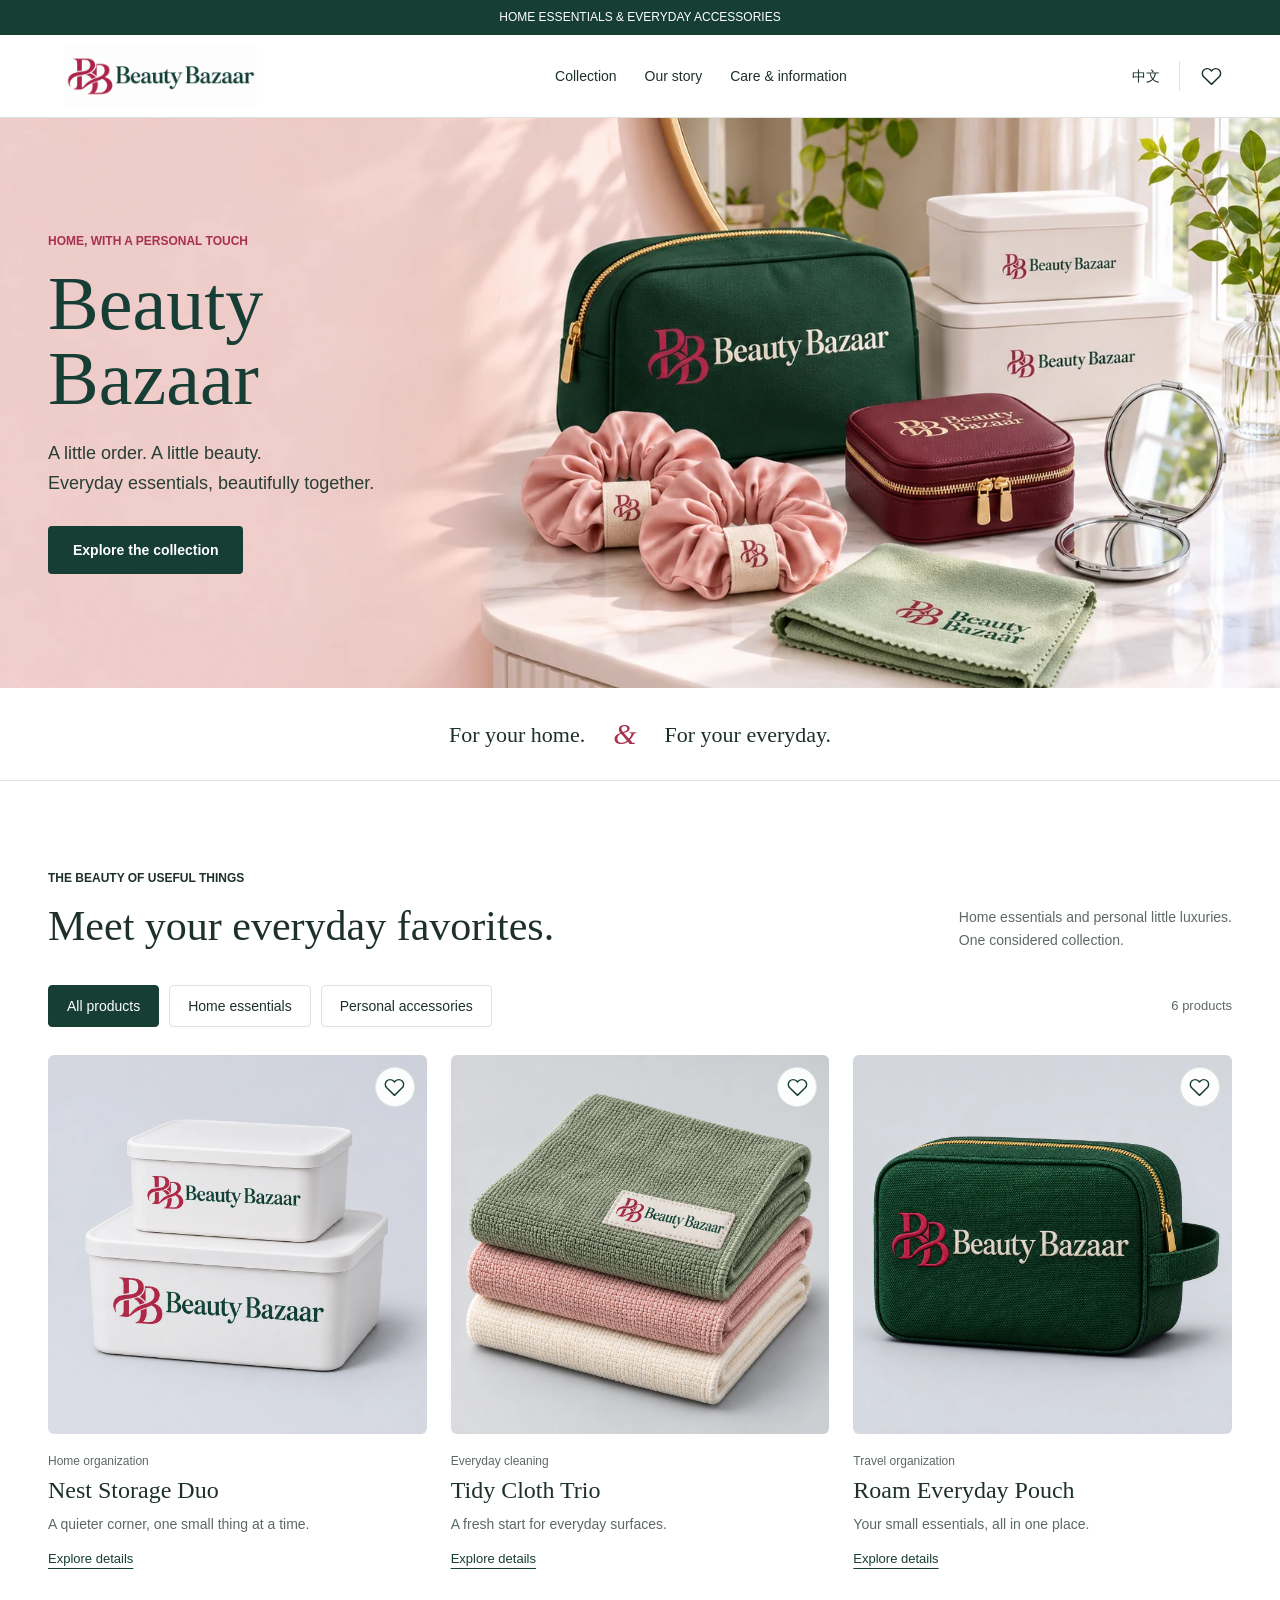
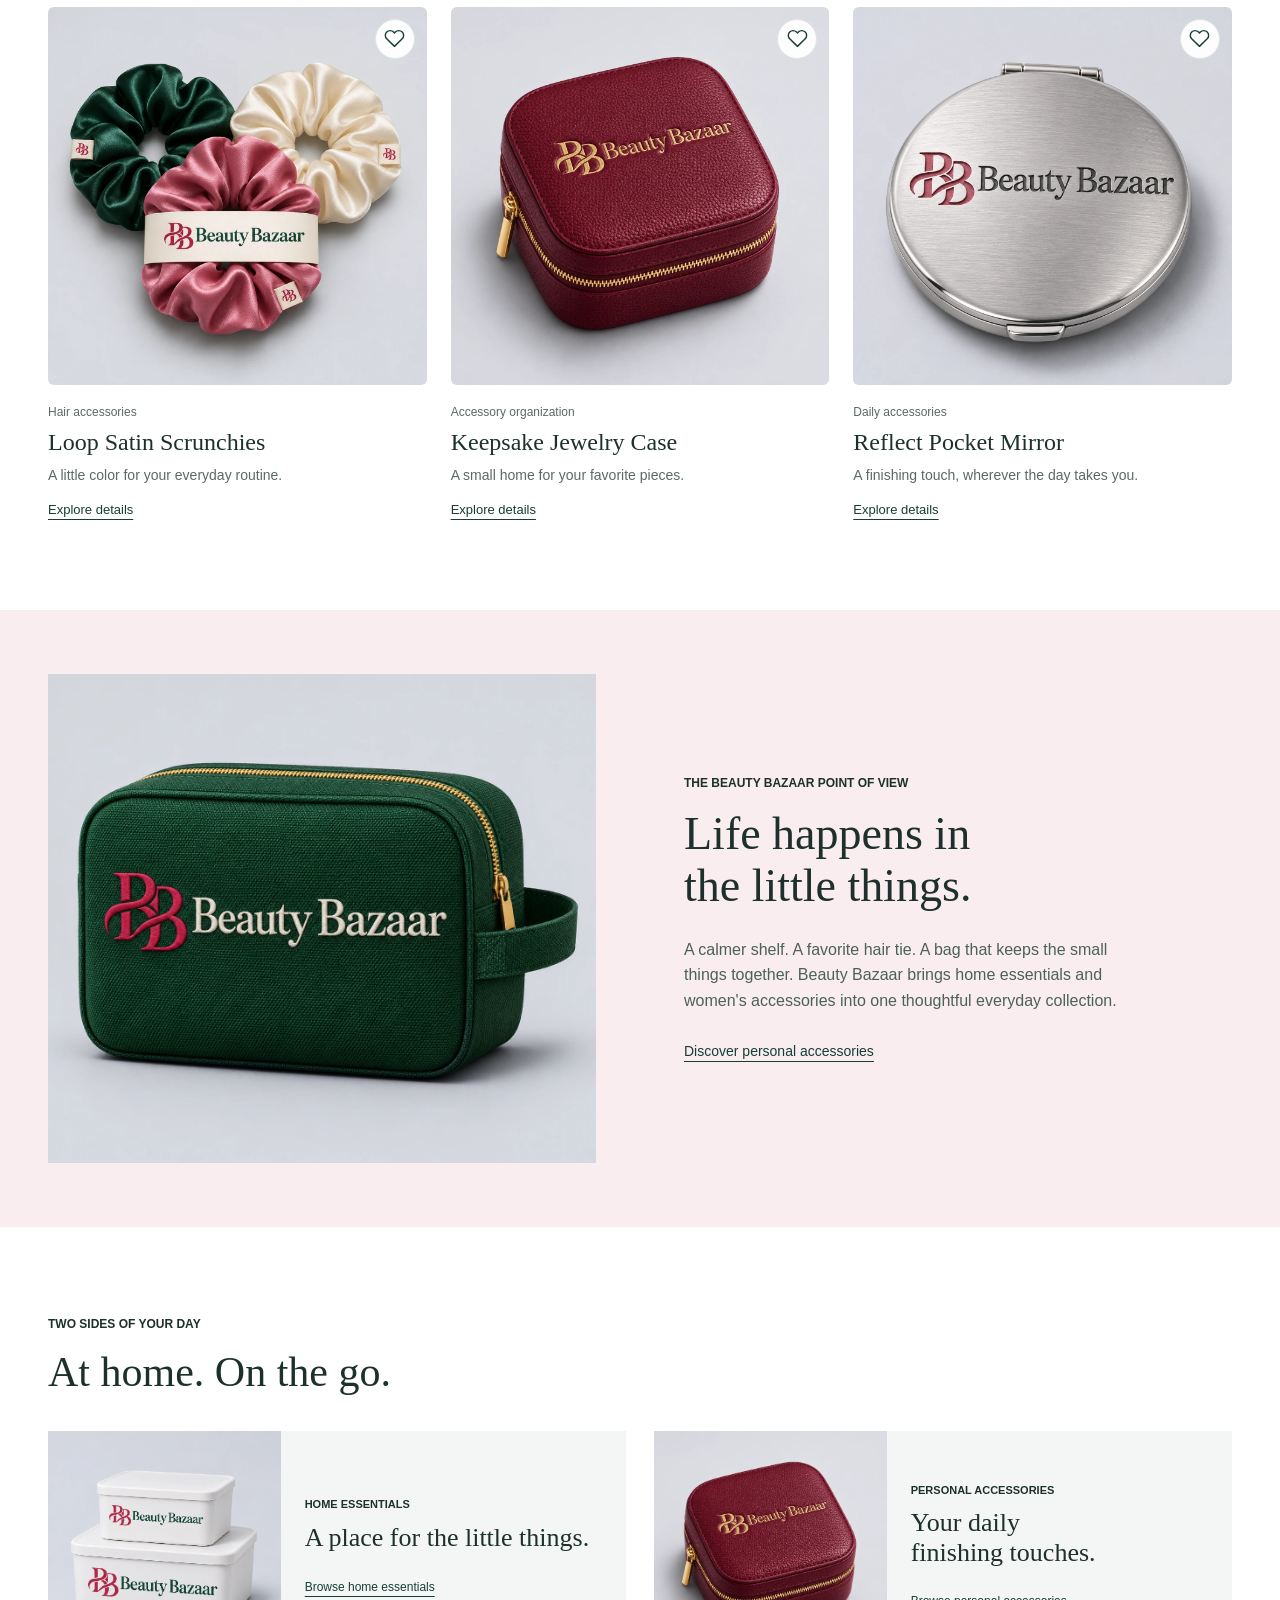
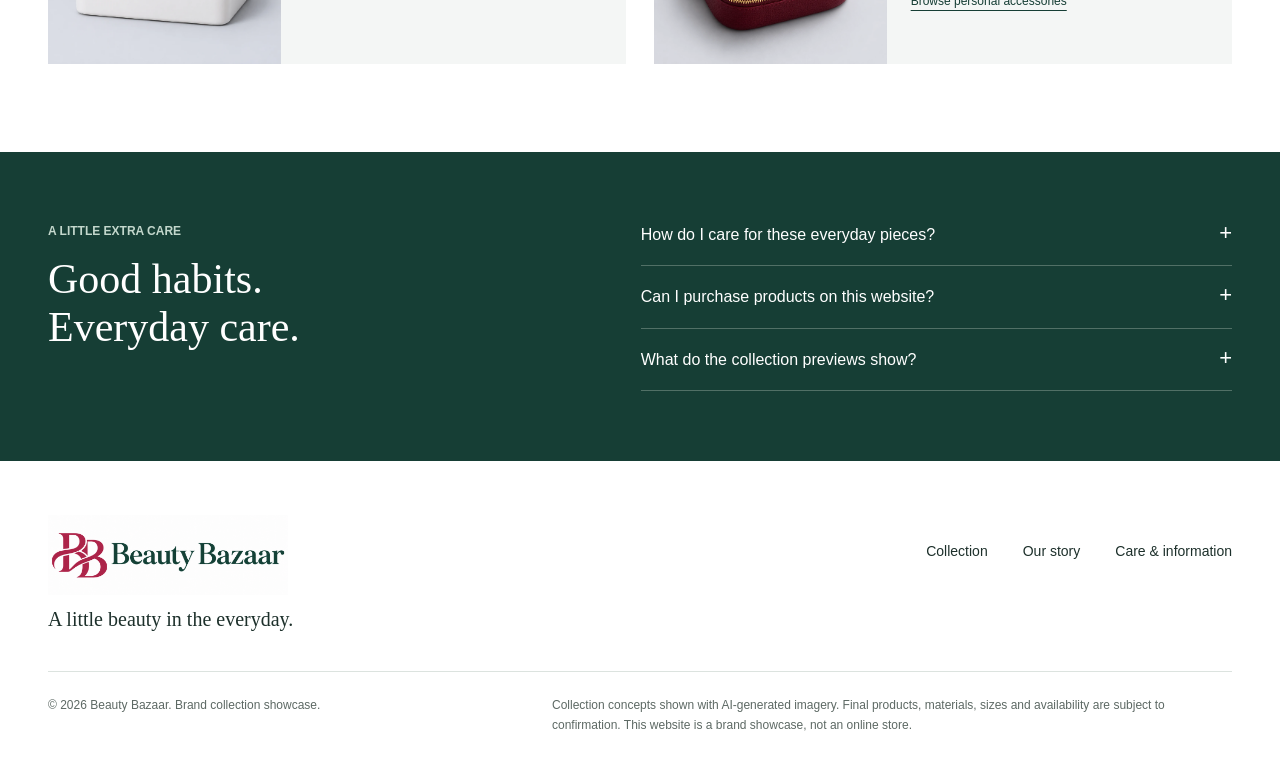
<file: index.html>
<!doctype html>
<html lang="en">
<head>
  <meta charset="utf-8">
  <meta name="viewport" content="width=device-width, initial-scale=1">
  <meta name="theme-color" content="#163e35">
  <meta name="description" content="Discover Beauty Bazaar: a collection of home essentials and women's everyday accessories. Explore storage, cleaning, travel and personal accessories.">
  <title>Beauty Bazaar | Home &amp; Everyday Accessories</title>
  <link rel="icon" href="assets/logo.png">
  <link rel="stylesheet" href="style.css">
  <script src="product-data.js" defer></script>
  <script src="site.js" defer></script>
</head>
<body>
  <a class="skip" href="#main">Skip to content</a>
  <div id="site-header"></div>
  <main id="main">
    <section class="hero" aria-labelledby="hero-title">
      <img class="hero-photo" src="assets/hero.webp" alt="Beauty Bazaar home and women's accessories arranged on a sunlit vanity" width="1672" height="941" fetchpriority="high">
      <div class="hero-content wrap">
        <p class="eyebrow" data-i18n="heroEyebrow">HOME, WITH A PERSONAL TOUCH</p>
        <h1 id="hero-title">Beauty<br>Bazaar</h1>
        <p class="hero-copy" data-i18n="heroCopy">A little order. A little beauty.<br>Everyday essentials, beautifully together.</p>
        <a class="button primary" href="#collection" data-i18n="explore">Explore the collection</a>
      </div>
    </section>
    <div class="brand-line"><span data-i18n="lineOne">For your home.</span><span class="line-flower" aria-hidden="true">&amp;</span><span data-i18n="lineTwo">For your everyday.</span></div>
    <section class="collection wrap section" id="collection" aria-labelledby="collection-title">
      <div class="section-heading"><div><p class="eyebrow" data-i18n="collectionEyebrow">THE BEAUTY OF USEFUL THINGS</p><h2 id="collection-title" data-i18n="collectionTitle">Meet your everyday favorites.</h2></div><p data-i18n="collectionCopy">Home essentials and personal little luxuries.<br>One considered collection.</p></div>
      <div class="collection-toolbar"><div id="filters" class="filters" aria-label="Product categories"></div><span id="results-count" aria-live="polite"></span></div>
      <div id="product-grid" class="product-grid"></div>
    </section>
    <section id="story" class="story-band">
      <div class="wrap story-layout"><div class="story-image"><img src="assets/toiletry-bag.webp" width="1254" height="1254" alt="Beauty Bazaar signature green zip pouch" loading="lazy"></div><div class="story-copy"><p class="eyebrow" data-i18n="storyEyebrow">THE BEAUTY BAZAAR POINT OF VIEW</p><h2 data-i18n="storyTitle">Life happens in<br>the little things.</h2><p data-i18n="storyCopy">A calmer shelf. A favorite hair tie. A bag that keeps the small things together. Beauty Bazaar brings home essentials and women's accessories into one thoughtful everyday collection.</p><a class="text-link" href="#collection" data-filter-link="women" data-i18n="discoverWomen">Discover personal accessories</a></div></div>
    </section>
    <section class="wrap section moments" aria-labelledby="moments-title"><div class="section-heading"><div><p class="eyebrow" data-i18n="momentsEyebrow">TWO SIDES OF YOUR DAY</p><h2 id="moments-title" data-i18n="momentsTitle">At home. On the go.</h2></div></div><div class="moment-grid"><a class="moment" href="#collection" data-filter-link="home"><img src="assets/storage-boxes.webp" width="1254" height="1254" alt="White branded home storage boxes" loading="lazy"><div><p class="eyebrow" data-i18n="home">HOME ESSENTIALS</p><h3 data-i18n="momentHomeTitle">A place for the little things.</h3><span class="text-link" data-i18n="browseHome">Browse home essentials</span></div></a><a class="moment" href="#collection" data-filter-link="women"><img src="assets/jewelry-case.webp" width="1254" height="1254" alt="Beauty Bazaar rose jewelry case" loading="lazy"><div><p class="eyebrow" data-i18n="women">PERSONAL ACCESSORIES</p><h3 data-i18n="momentWomenTitle">Your daily finishing touches.</h3><span class="text-link" data-i18n="browseWomen">Browse personal accessories</span></div></a></div></section>
    <section class="care-band" id="care"><div class="wrap care-layout"><div><p class="eyebrow" data-i18n="careEyebrow">A LITTLE EXTRA CARE</p><h2 data-i18n="careTitle">Good habits.<br>Everyday care.</h2></div><div class="care-questions" id="care-questions"></div></div></section>
  </main>
  <div id="site-footer"></div>
  <dialog id="saved-dialog" aria-labelledby="saved-title"></dialog>
  <div id="toast" class="toast" role="status"></div>
  <noscript><p class="wrap">Please enable JavaScript to explore the product collection and change languages.</p></noscript>
</body>
</html>
</file>
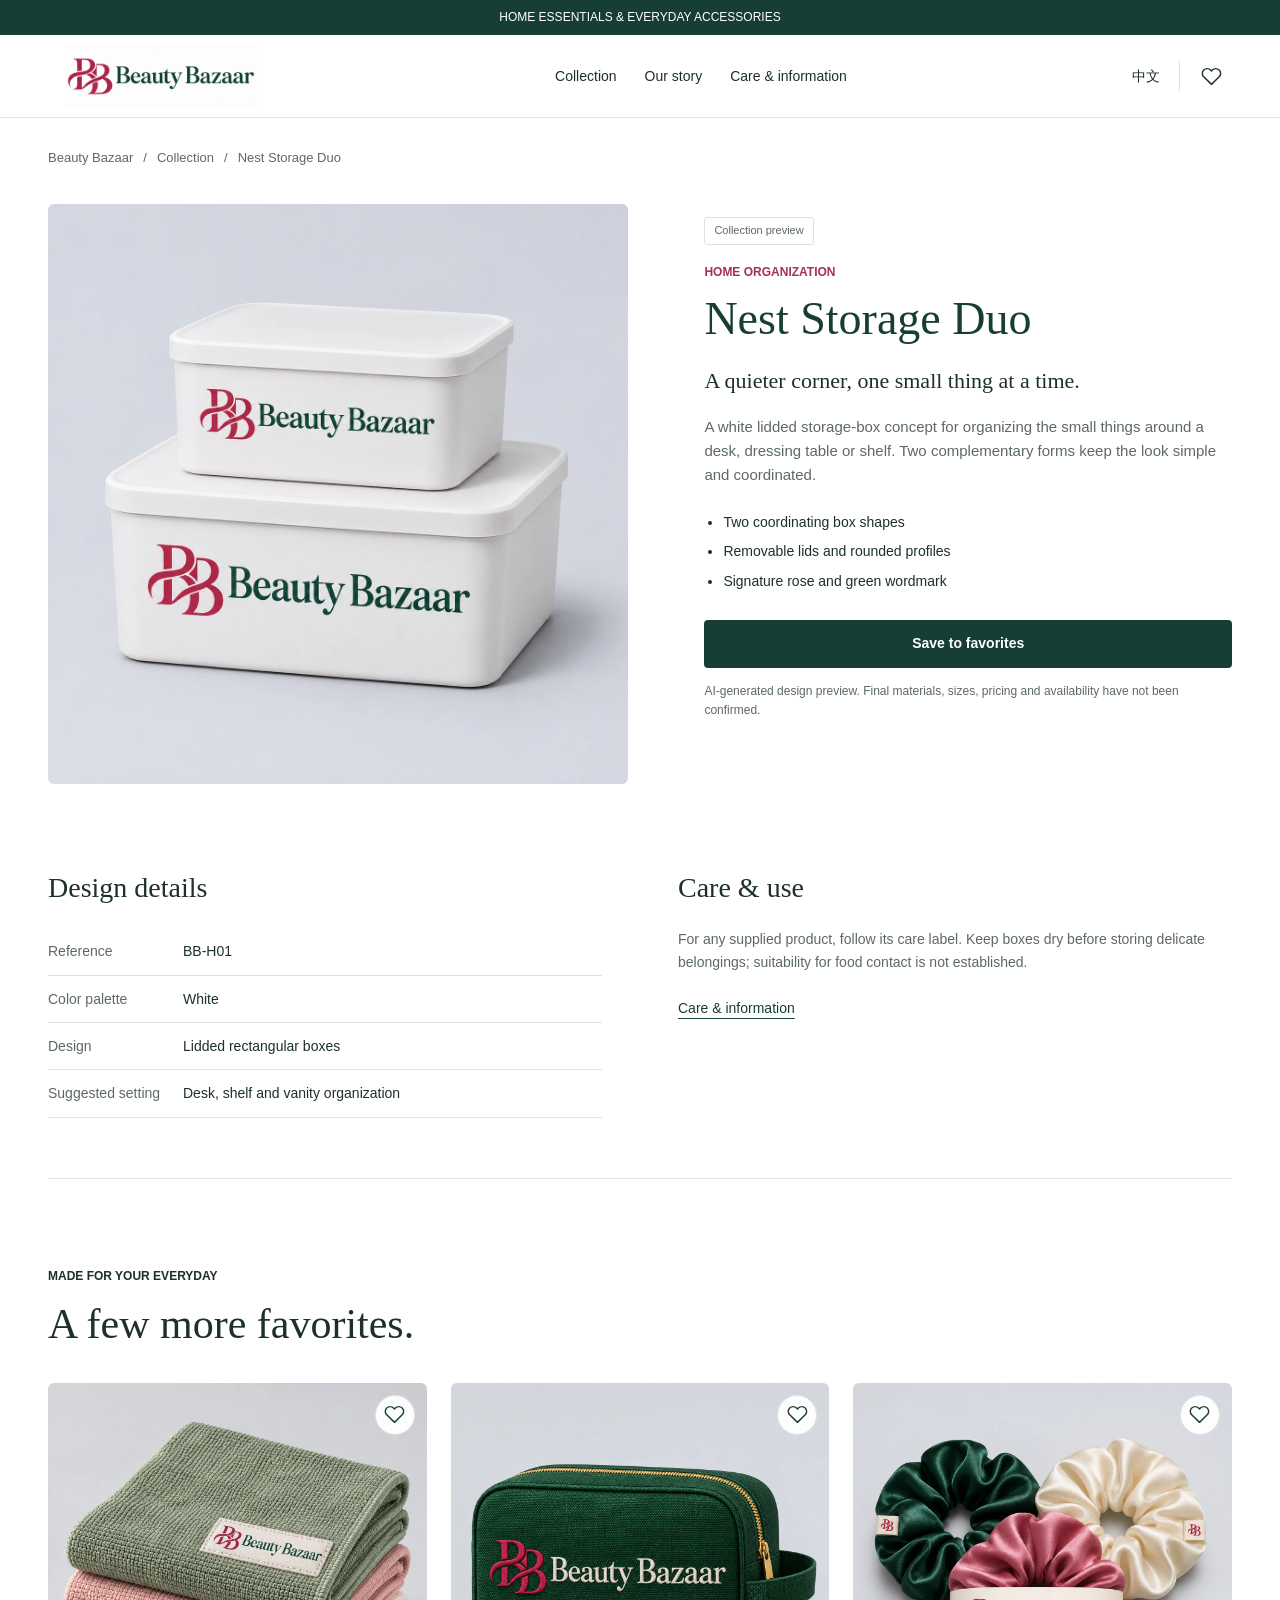
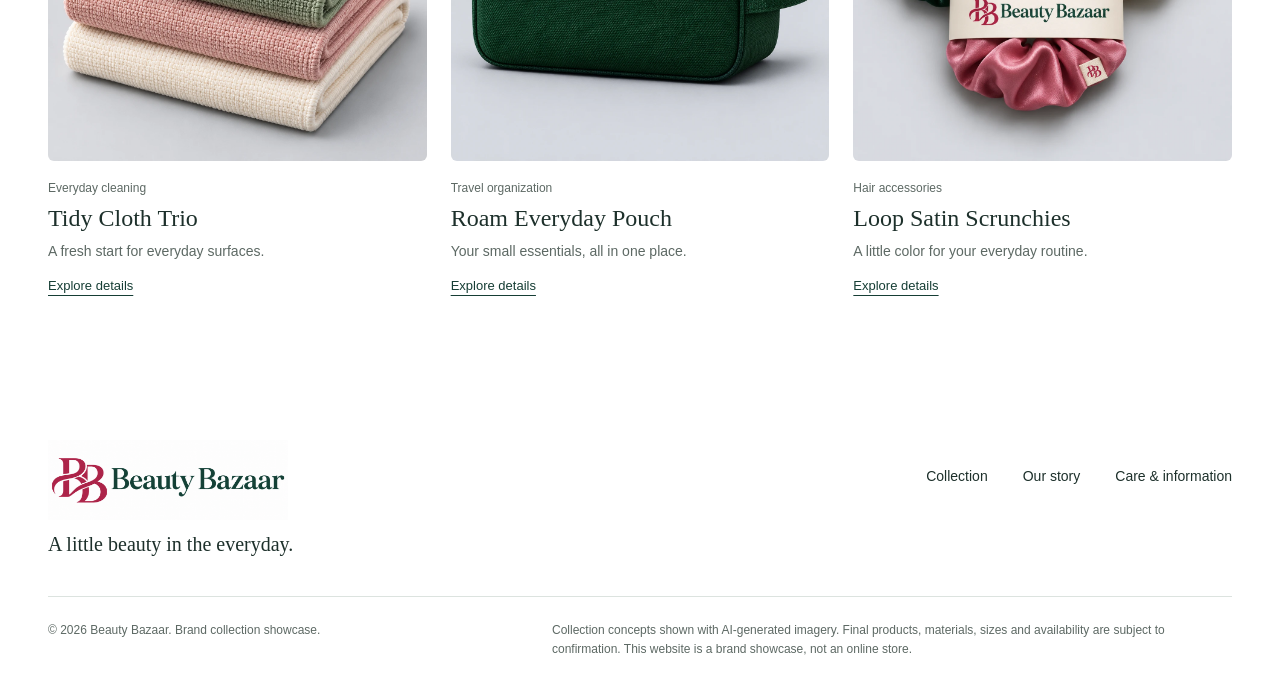
<file: product1.html>
<!doctype html>
<html lang="en">
<head>
  <meta charset="utf-8">
  <meta name="viewport" content="width=device-width, initial-scale=1">
  <meta name="theme-color" content="#163e35">
  <meta name="description" content="Explore the Nest Storage Duo collection concept from Beauty Bazaar. Design details, care information and related everyday accessories.">
  <title>Nest Storage Duo | Beauty Bazaar</title>
  <link rel="icon" href="assets/logo.png">
  <link rel="stylesheet" href="style.css">
  <script src="product-data.js" defer></script>
  <script src="site.js" defer></script>
</head>
<body data-product="nest">
  <a class="skip" href="#main">Skip to content</a>
  <div id="site-header"></div>
  <main id="main"><div class="wrap section"><h1>Nest Storage Duo</h1><p>Beauty Bazaar collection preview.</p></div></main>
  <div id="site-footer"></div>
  <dialog id="saved-dialog" aria-labelledby="saved-title"></dialog>
  <div id="toast" class="toast" role="status"></div>
  <noscript><p class="wrap">Please enable JavaScript for full product information. <a href="index.html">Back to Beauty Bazaar</a></p></noscript>
</body>
</html>
</file>
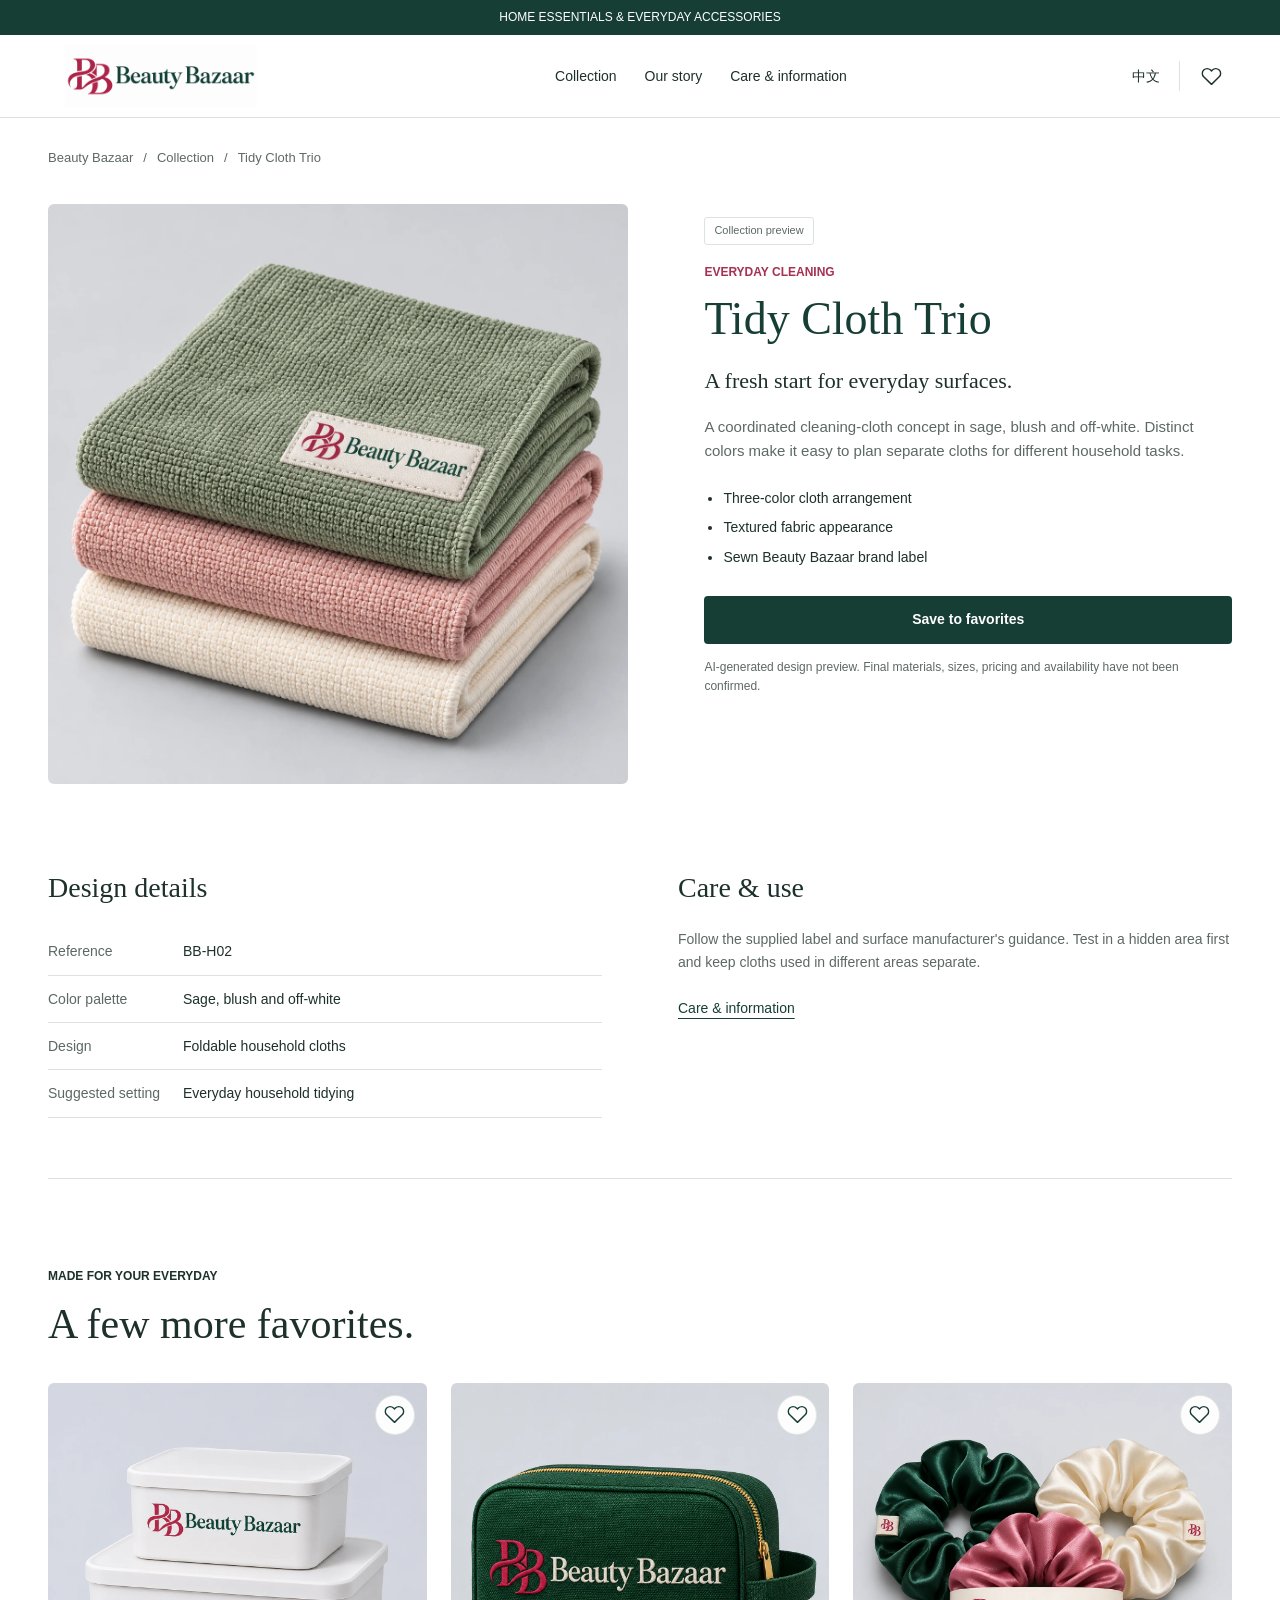
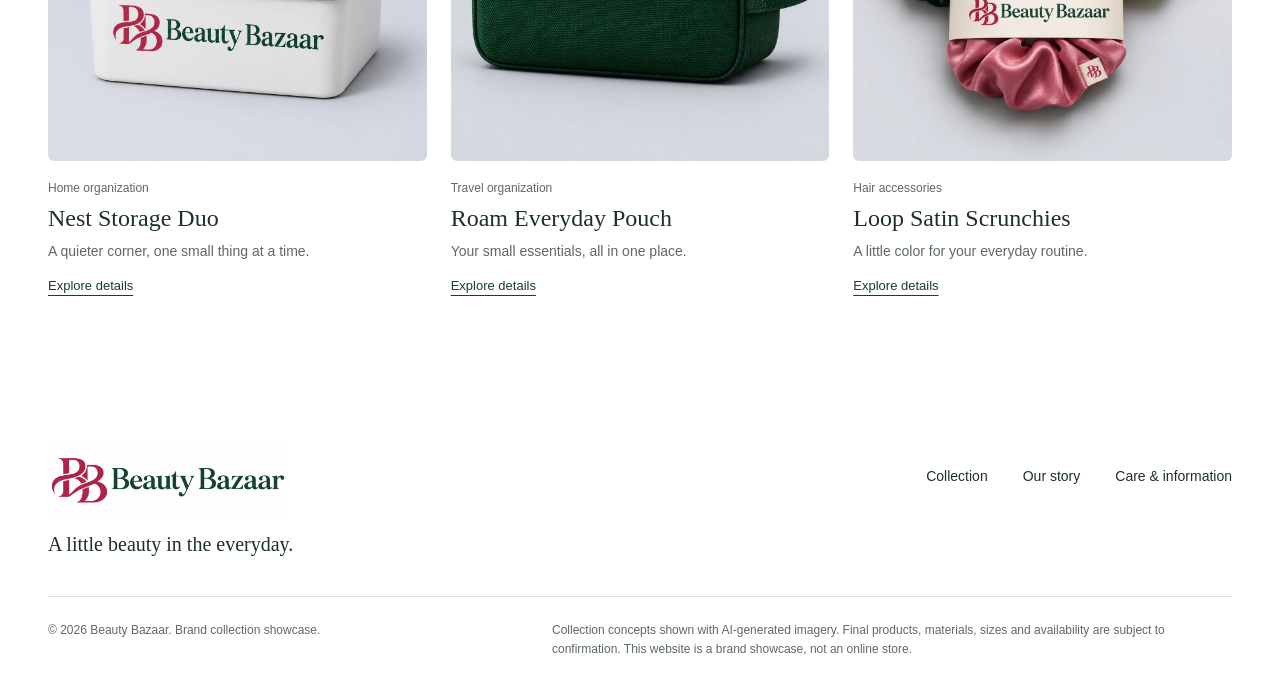
<file: product2.html>
<!doctype html>
<html lang="en">
<head>
  <meta charset="utf-8">
  <meta name="viewport" content="width=device-width, initial-scale=1">
  <meta name="theme-color" content="#163e35">
  <meta name="description" content="Explore the Tidy Cloth Trio collection concept from Beauty Bazaar. Design details, care information and related everyday accessories.">
  <title>Tidy Cloth Trio | Beauty Bazaar</title>
  <link rel="icon" href="assets/logo.png">
  <link rel="stylesheet" href="style.css">
  <script src="product-data.js" defer></script>
  <script src="site.js" defer></script>
</head>
<body data-product="tidy">
  <a class="skip" href="#main">Skip to content</a>
  <div id="site-header"></div>
  <main id="main"><div class="wrap section"><h1>Tidy Cloth Trio</h1><p>Beauty Bazaar collection preview.</p></div></main>
  <div id="site-footer"></div>
  <dialog id="saved-dialog" aria-labelledby="saved-title"></dialog>
  <div id="toast" class="toast" role="status"></div>
  <noscript><p class="wrap">Please enable JavaScript for full product information. <a href="index.html">Back to Beauty Bazaar</a></p></noscript>
</body>
</html>
</file>
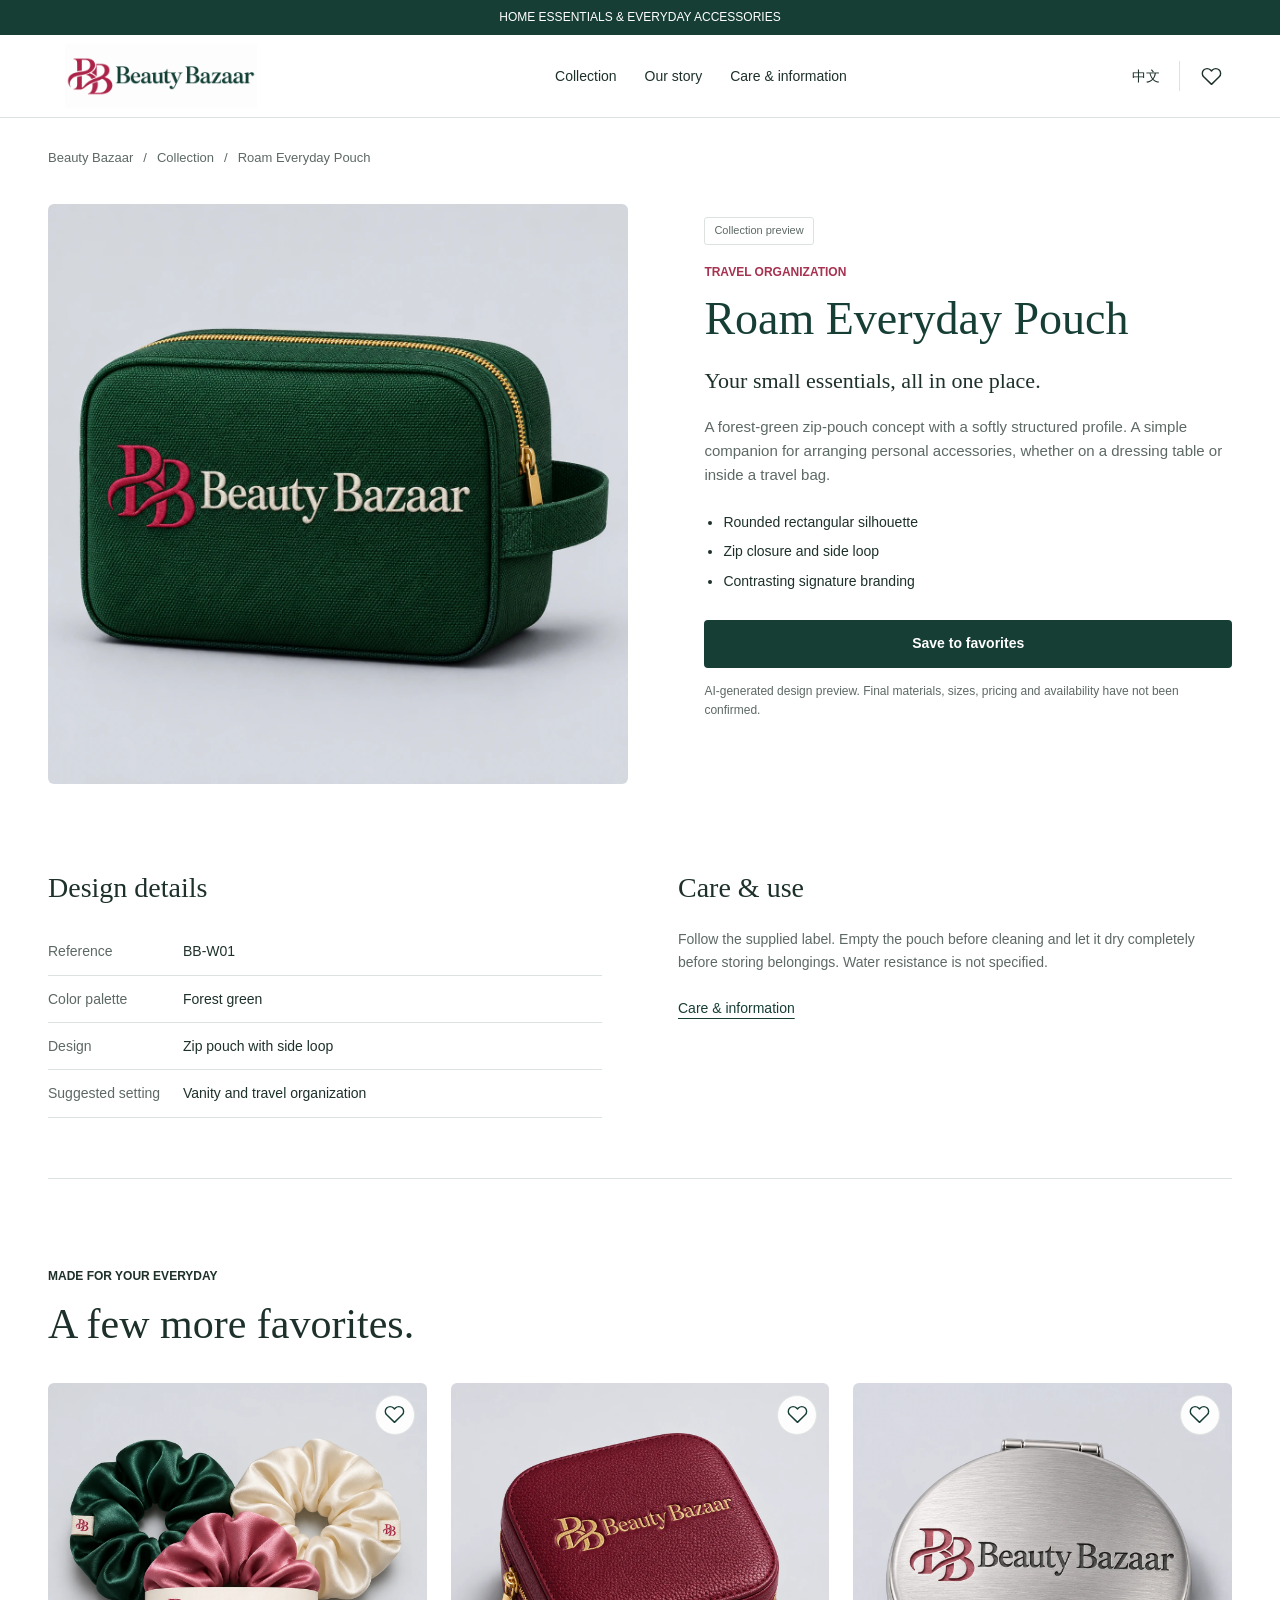
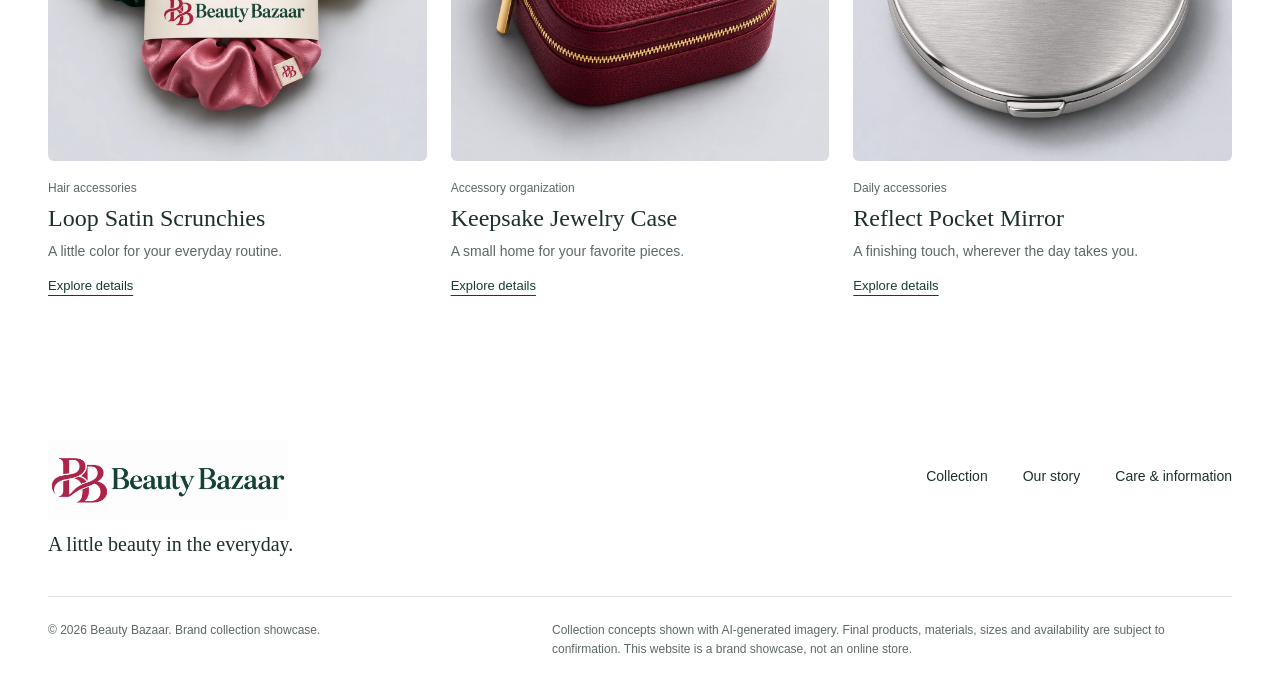
<file: product3.html>
<!doctype html>
<html lang="en">
<head>
  <meta charset="utf-8">
  <meta name="viewport" content="width=device-width, initial-scale=1">
  <meta name="theme-color" content="#163e35">
  <meta name="description" content="Explore the Roam Everyday Pouch collection concept from Beauty Bazaar. Design details, care information and related everyday accessories.">
  <title>Roam Everyday Pouch | Beauty Bazaar</title>
  <link rel="icon" href="assets/logo.png">
  <link rel="stylesheet" href="style.css">
  <script src="product-data.js" defer></script>
  <script src="site.js" defer></script>
</head>
<body data-product="roam">
  <a class="skip" href="#main">Skip to content</a>
  <div id="site-header"></div>
  <main id="main"><div class="wrap section"><h1>Roam Everyday Pouch</h1><p>Beauty Bazaar collection preview.</p></div></main>
  <div id="site-footer"></div>
  <dialog id="saved-dialog" aria-labelledby="saved-title"></dialog>
  <div id="toast" class="toast" role="status"></div>
  <noscript><p class="wrap">Please enable JavaScript for full product information. <a href="index.html">Back to Beauty Bazaar</a></p></noscript>
</body>
</html>
</file>
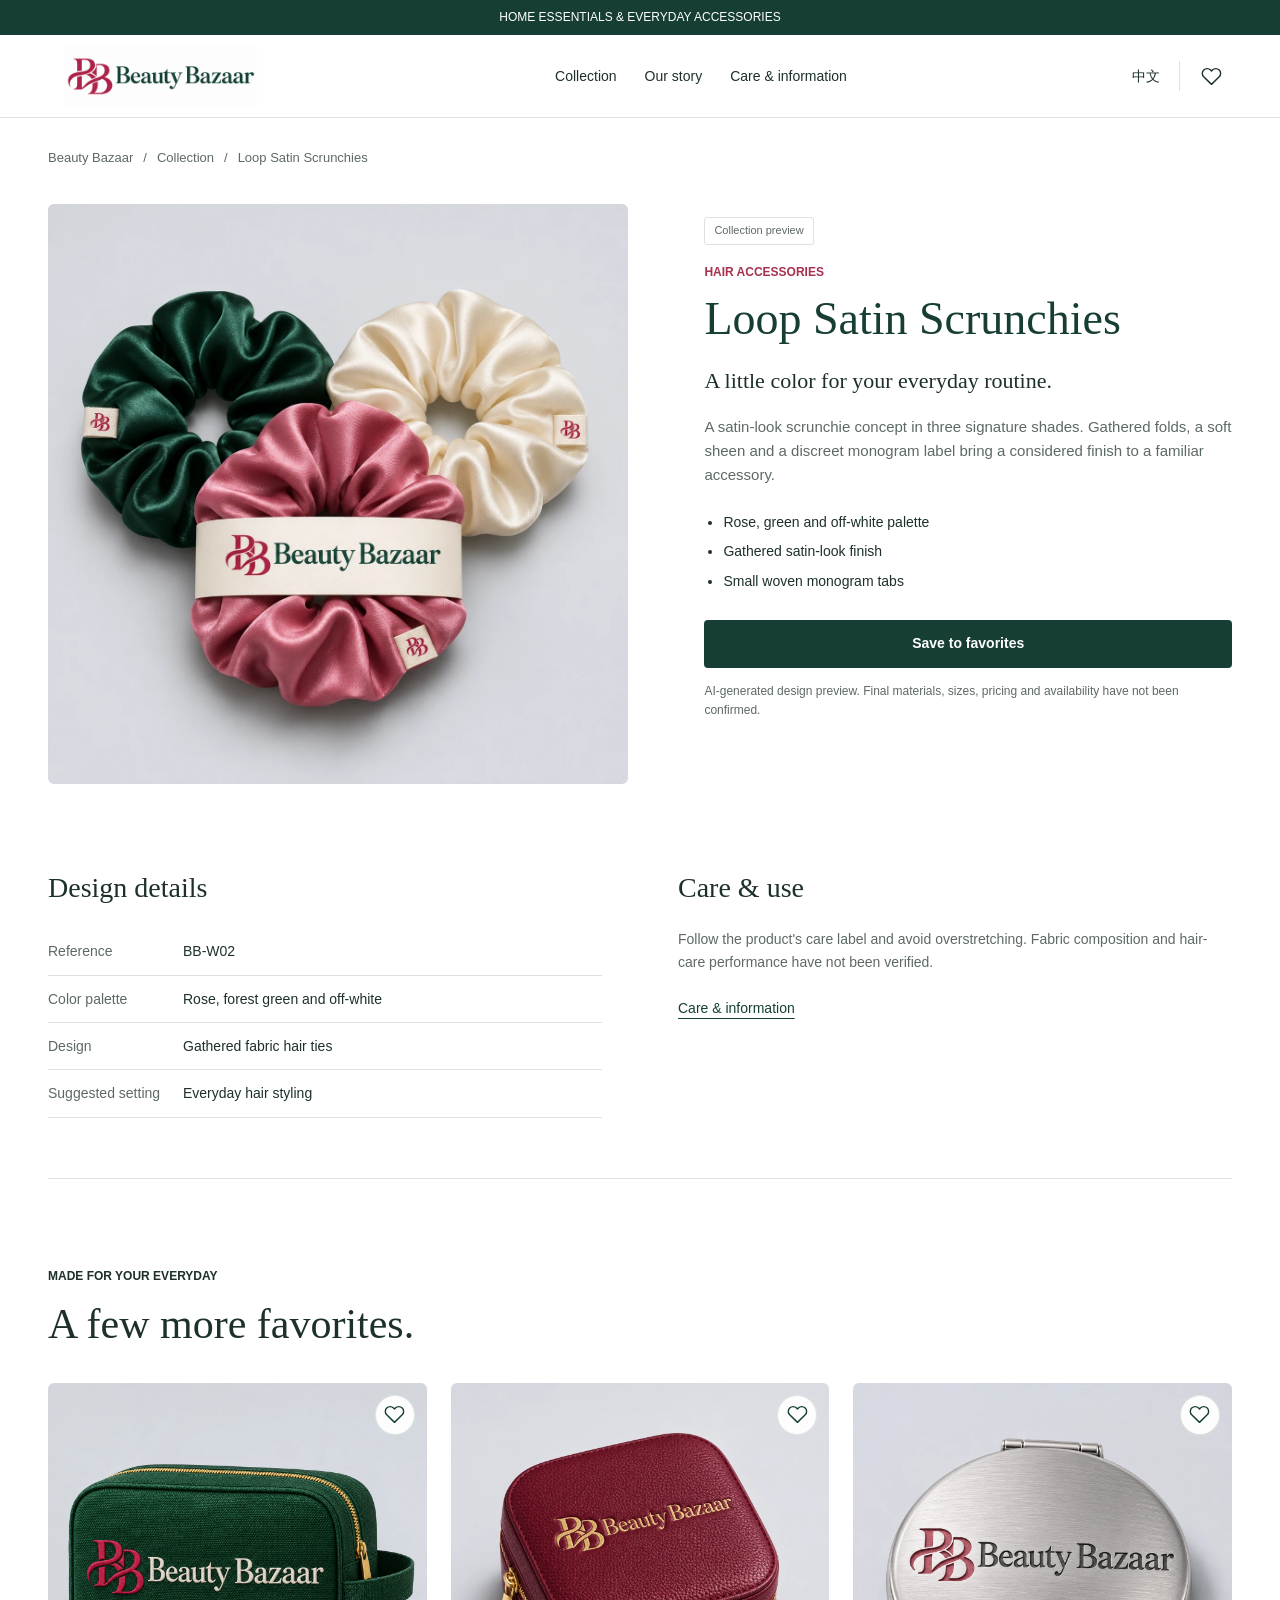
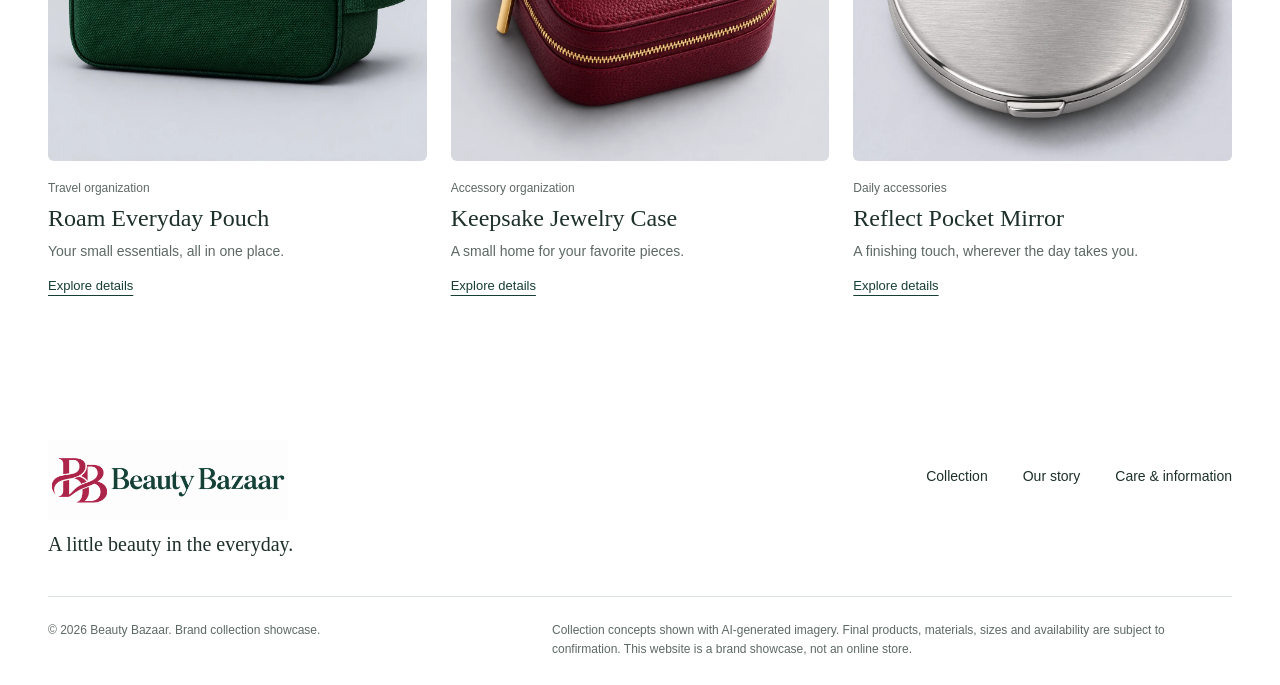
<file: product4.html>
<!doctype html>
<html lang="en">
<head>
  <meta charset="utf-8">
  <meta name="viewport" content="width=device-width, initial-scale=1">
  <meta name="theme-color" content="#163e35">
  <meta name="description" content="Explore the Loop Satin Scrunchies collection concept from Beauty Bazaar. Design details, care information and related everyday accessories.">
  <title>Loop Satin Scrunchies | Beauty Bazaar</title>
  <link rel="icon" href="assets/logo.png">
  <link rel="stylesheet" href="style.css">
  <script src="product-data.js" defer></script>
  <script src="site.js" defer></script>
</head>
<body data-product="loop">
  <a class="skip" href="#main">Skip to content</a>
  <div id="site-header"></div>
  <main id="main"><div class="wrap section"><h1>Loop Satin Scrunchies</h1><p>Beauty Bazaar collection preview.</p></div></main>
  <div id="site-footer"></div>
  <dialog id="saved-dialog" aria-labelledby="saved-title"></dialog>
  <div id="toast" class="toast" role="status"></div>
  <noscript><p class="wrap">Please enable JavaScript for full product information. <a href="index.html">Back to Beauty Bazaar</a></p></noscript>
</body>
</html>
</file>
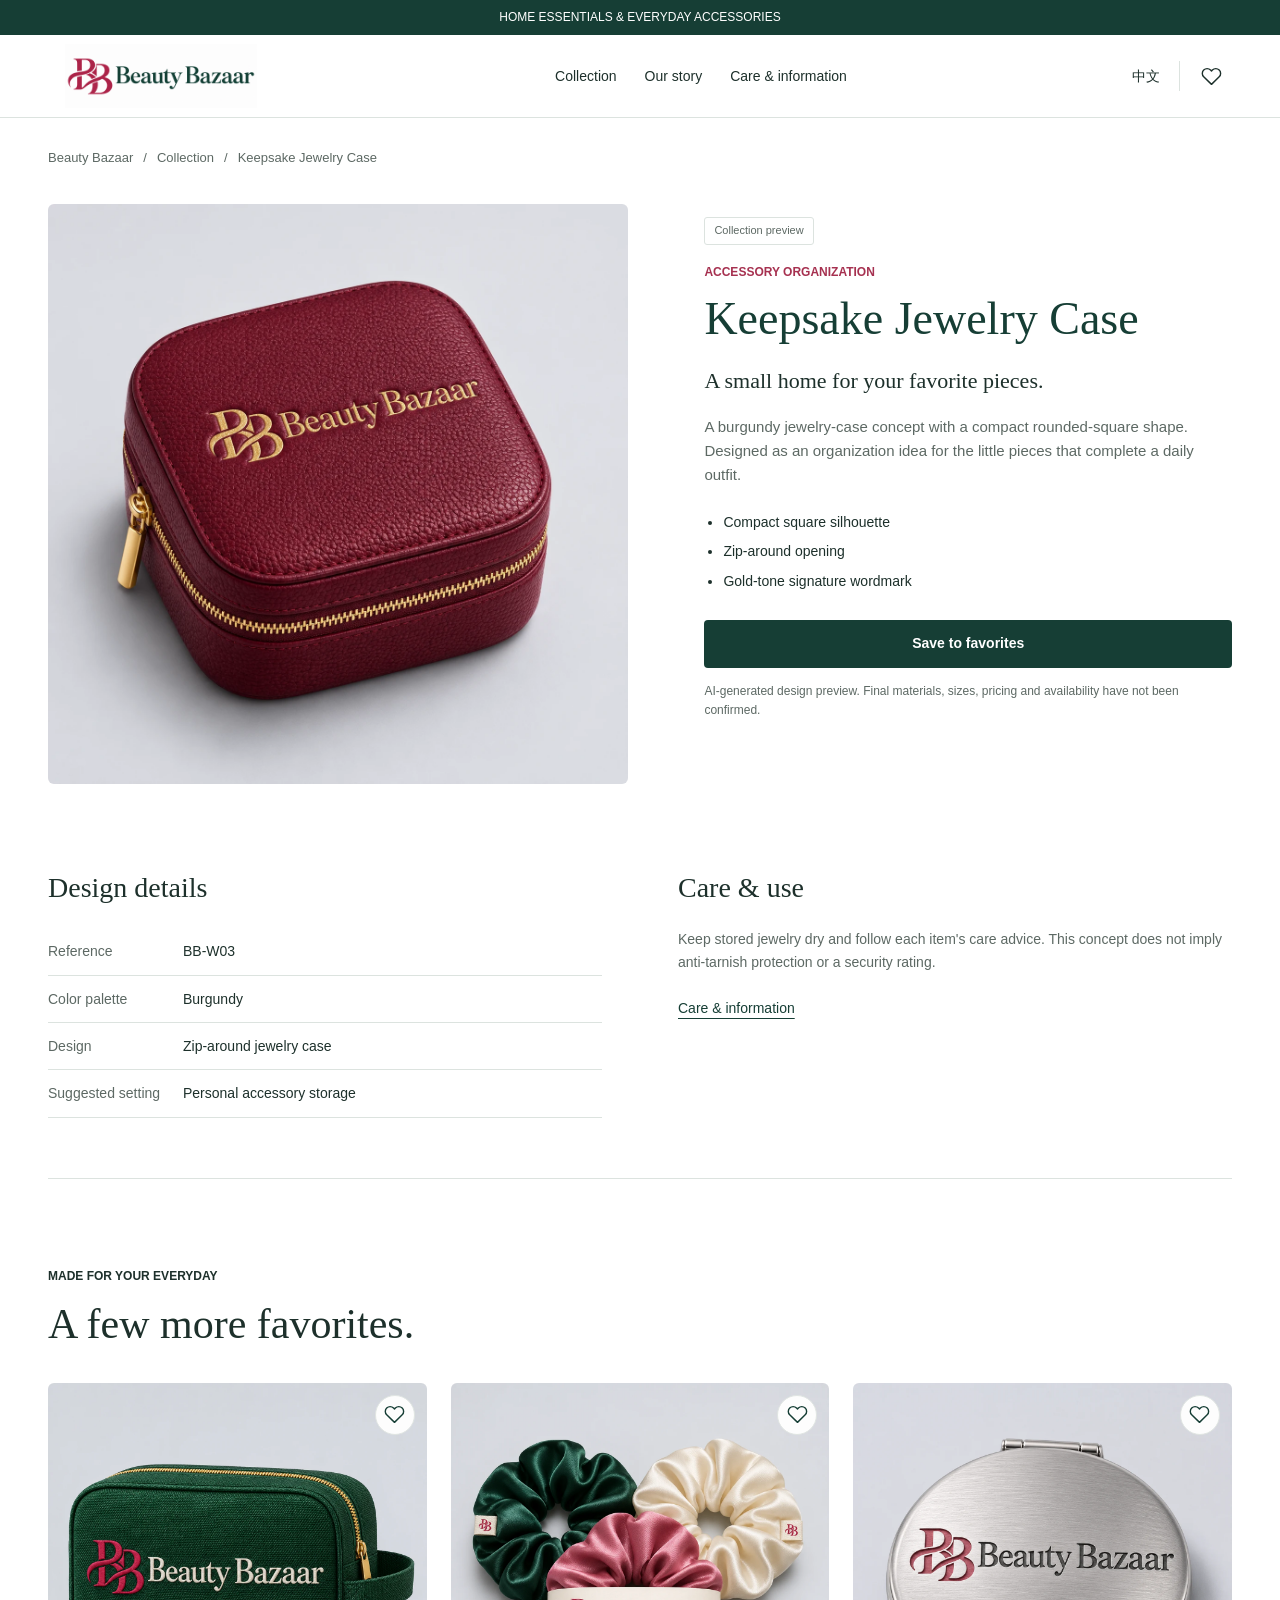
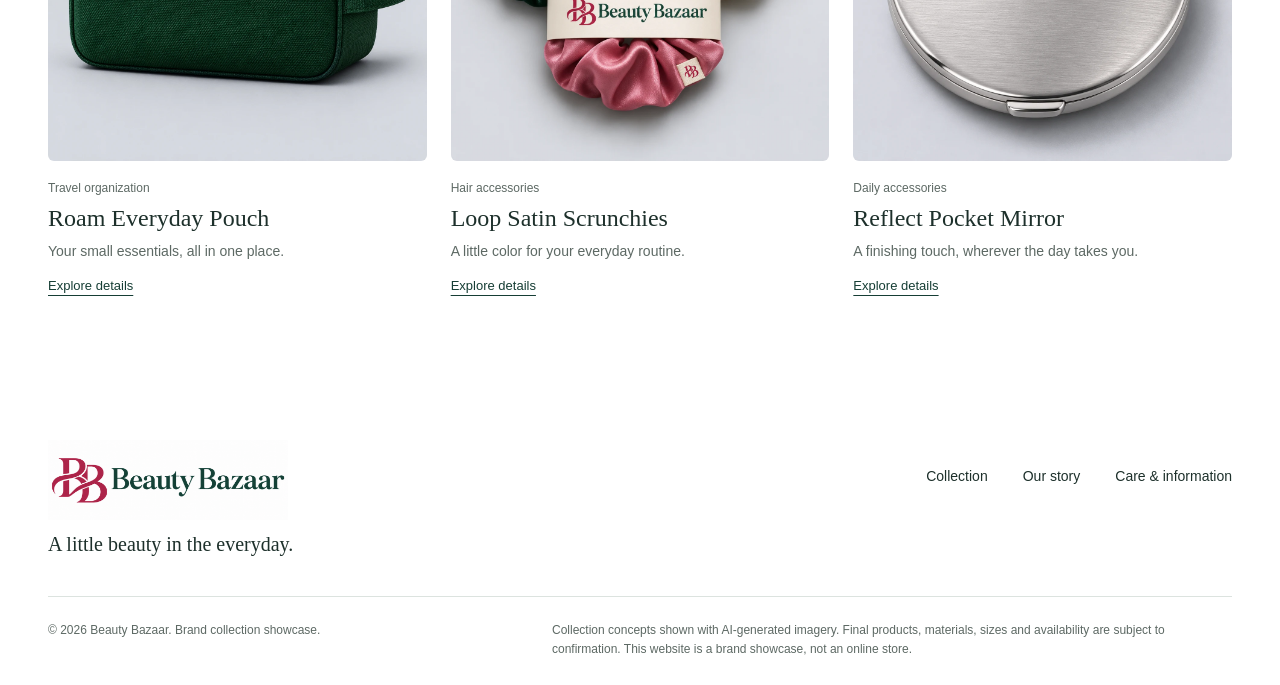
<file: product5.html>
<!doctype html>
<html lang="en">
<head>
  <meta charset="utf-8">
  <meta name="viewport" content="width=device-width, initial-scale=1">
  <meta name="theme-color" content="#163e35">
  <meta name="description" content="Explore the Keepsake Jewelry Case collection concept from Beauty Bazaar. Design details, care information and related everyday accessories.">
  <title>Keepsake Jewelry Case | Beauty Bazaar</title>
  <link rel="icon" href="assets/logo.png">
  <link rel="stylesheet" href="style.css">
  <script src="product-data.js" defer></script>
  <script src="site.js" defer></script>
</head>
<body data-product="keepsake">
  <a class="skip" href="#main">Skip to content</a>
  <div id="site-header"></div>
  <main id="main"><div class="wrap section"><h1>Keepsake Jewelry Case</h1><p>Beauty Bazaar collection preview.</p></div></main>
  <div id="site-footer"></div>
  <dialog id="saved-dialog" aria-labelledby="saved-title"></dialog>
  <div id="toast" class="toast" role="status"></div>
  <noscript><p class="wrap">Please enable JavaScript for full product information. <a href="index.html">Back to Beauty Bazaar</a></p></noscript>
</body>
</html>
</file>
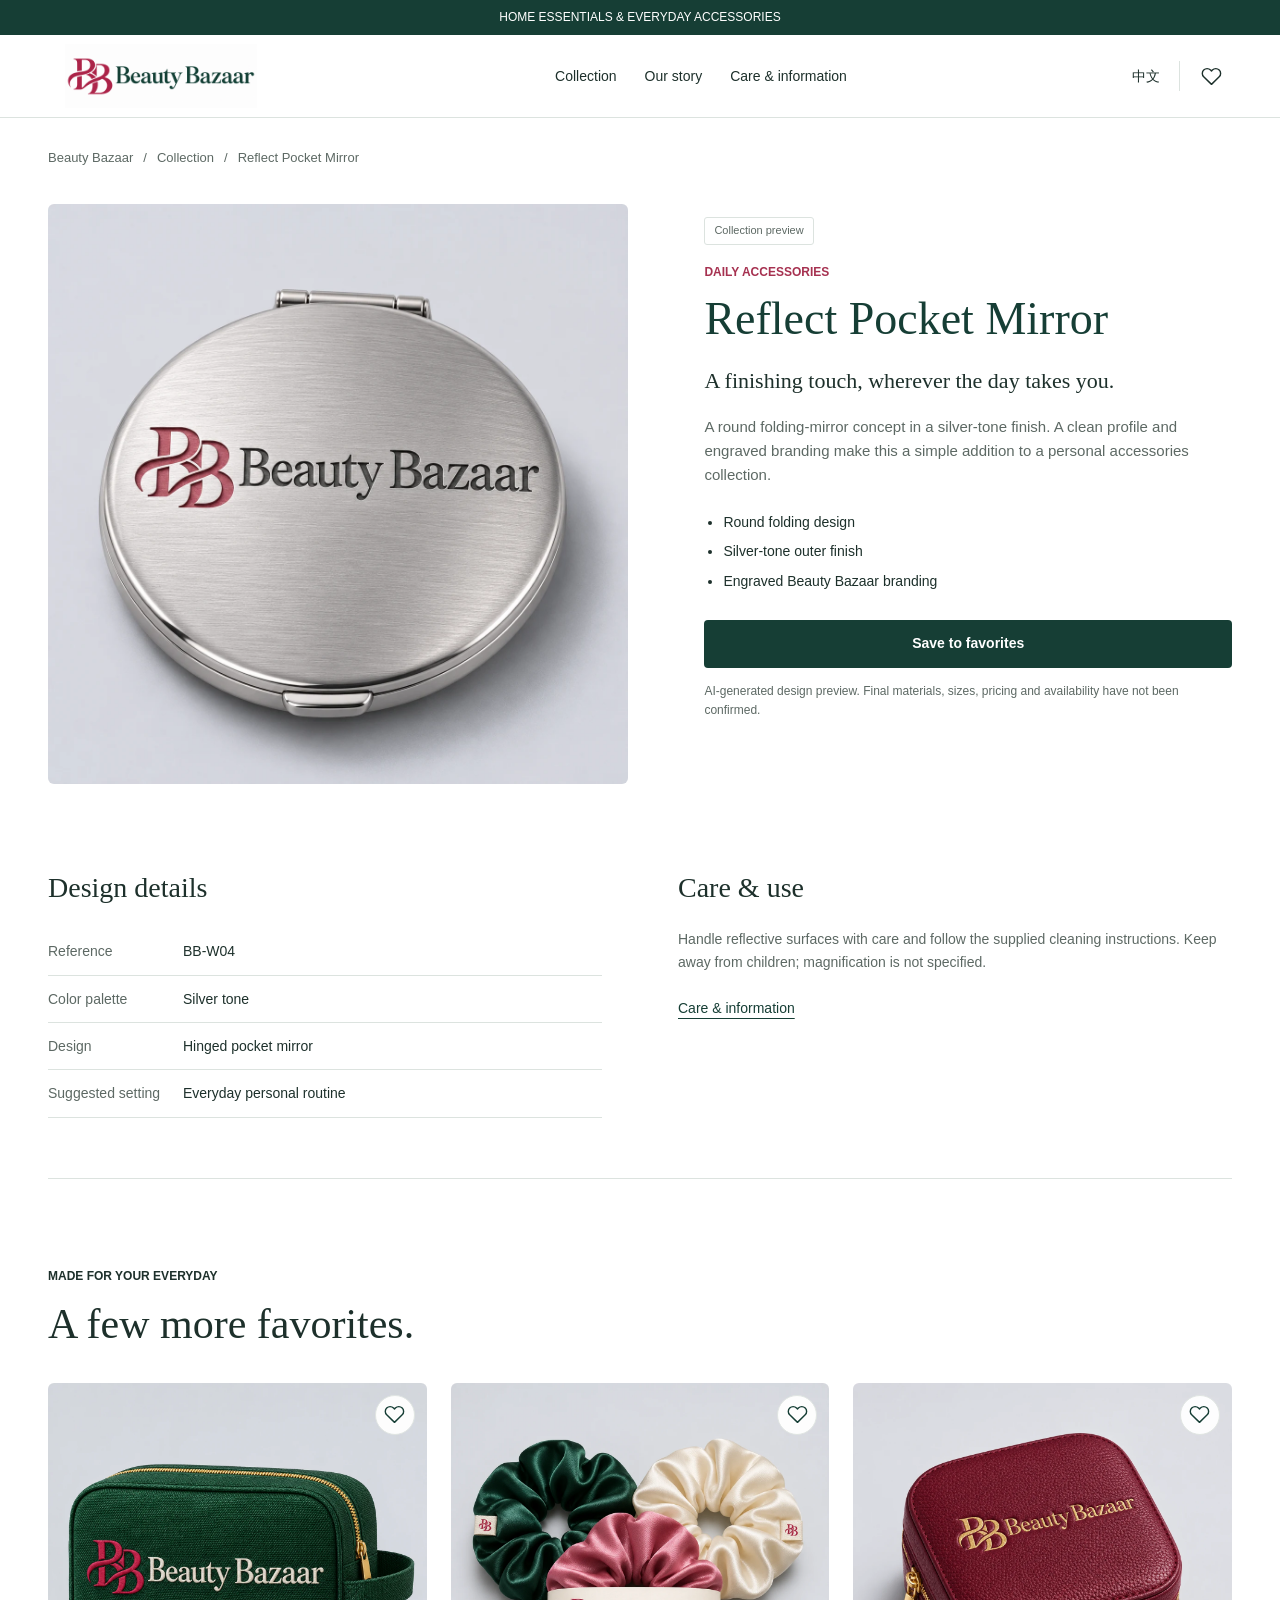
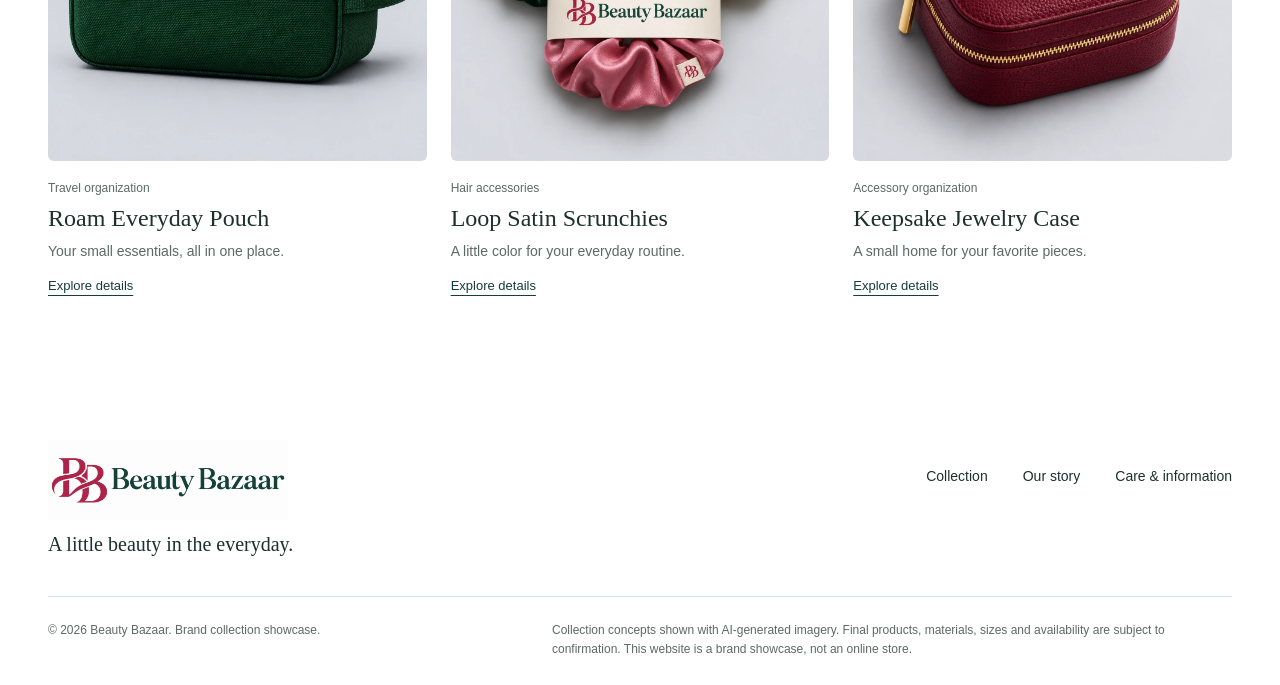
<file: product6.html>
<!doctype html>
<html lang="en">
<head>
  <meta charset="utf-8">
  <meta name="viewport" content="width=device-width, initial-scale=1">
  <meta name="theme-color" content="#163e35">
  <meta name="description" content="Explore the Reflect Pocket Mirror collection concept from Beauty Bazaar. Design details, care information and related everyday accessories.">
  <title>Reflect Pocket Mirror | Beauty Bazaar</title>
  <link rel="icon" href="assets/logo.png">
  <link rel="stylesheet" href="style.css">
  <script src="product-data.js" defer></script>
  <script src="site.js" defer></script>
</head>
<body data-product="reflect">
  <a class="skip" href="#main">Skip to content</a>
  <div id="site-header"></div>
  <main id="main"><div class="wrap section"><h1>Reflect Pocket Mirror</h1><p>Beauty Bazaar collection preview.</p></div></main>
  <div id="site-footer"></div>
  <dialog id="saved-dialog" aria-labelledby="saved-title"></dialog>
  <div id="toast" class="toast" role="status"></div>
  <noscript><p class="wrap">Please enable JavaScript for full product information. <a href="index.html">Back to Beauty Bazaar</a></p></noscript>
</body>
</html>
</file>
<file: style.css>
:root{--green:#163e35;--rose:#a63150;--pink:#f9edf0;--paper:#fff;--soft:#f4f6f5;--ink:#1d302b;--muted:#5d6964;--line:#dce3df;--serif:Georgia,'Times New Roman',serif}
*{box-sizing:border-box}html{scroll-behavior:smooth;scroll-padding-top:100px}body{margin:0;color:var(--ink);background:var(--paper);font:16px/1.6 Arial,'Microsoft YaHei',sans-serif;letter-spacing:0}body:has(dialog[open]){overflow:hidden}button,input{font:inherit}button,a{-webkit-tap-highlight-color:transparent}button{cursor:pointer}a{color:inherit;text-decoration:none}img{display:block;max-width:100%;height:auto}button:disabled{opacity:.45;cursor:default}h1,h2,h3,p{margin:0}h1,h2,h3{line-height:1.14;font-weight:400;text-wrap:balance}h1,h2{font-family:var(--serif)}h2{font-size:42px}h3{font-size:22px}p{overflow-wrap:break-word}button{color:inherit}button:focus-visible,a:focus-visible,summary:focus-visible{outline:3px solid var(--rose);outline-offset:5px}.wrap{width:min(1240px,calc(100% - 96px));margin-inline:auto}.section{padding-block:88px}.eyebrow{font-size:12px;font-weight:700;line-height:1.5;text-transform:uppercase;letter-spacing:0;margin-bottom:16px}.skip{position:fixed;top:-100px;left:16px;z-index:100;background:#fff;padding:12px}.skip:focus{top:8px}.notice{padding:8px 20px;background:var(--green);color:white;text-align:center;font-size:12px}.site-header{background:white;position:sticky;top:0;z-index:20;border-bottom:1px solid var(--line)}.header-row{min-height:82px;display:flex;align-items:center;justify-content:space-between;gap:24px}.brand{flex-shrink:0}.brand img{width:226px;height:64px;object-fit:contain}.desktop-nav{display:flex;gap:28px;font-size:14px}.desktop-nav a:hover,.footer-links a:hover{color:var(--rose)}.header-tools{display:flex;align-items:center;gap:10px}.icon-button{width:42px;height:42px;border:0;background:transparent;display:inline-flex;align-items:center;justify-content:center;border-radius:4px;position:relative}.icon-button:hover{background:var(--pink)}.icon-button svg,.save-button svg{width:21px;height:21px;fill:none;stroke:currentColor;stroke-width:1.6;stroke-linecap:round;stroke-linejoin:round}.language-button{background:transparent;border:0;border-right:1px solid var(--line);padding:4px 16px 4px 0;font-size:14px;min-width:52px}.saved-count{position:absolute;right:0;top:0;background:var(--rose);color:white;border-radius:50%;font-size:10px;min-width:17px;line-height:17px;text-align:center}.menu-toggle{display:none}.mobile-nav{display:none}.hero{position:relative;min-height:570px;display:flex;align-items:center;isolation:isolate;overflow:hidden;background:#f2d9da}.hero-photo{position:absolute;inset:0;width:100%;height:100%;object-fit:cover;z-index:-1}.hero-content{padding-block:70px}.hero-content .eyebrow{color:var(--rose)}h1{font-size:76px;color:var(--green);line-height:.98;margin-bottom:24px;max-width:44%}.hero-copy{font-size:18px;line-height:1.65;margin-bottom:28px;max-width:36%;color:#273e35}.button{border:1px solid transparent;min-height:48px;display:inline-flex;align-items:center;justify-content:center;padding:12px 24px;border-radius:4px;line-height:1.4;font-size:14px;font-weight:600;gap:10px}.primary{background:var(--green);color:#fff}.primary:hover{background:#24574a}.secondary{background:transparent;border-color:var(--green)}.secondary:hover{background:var(--soft)}.brand-line{display:flex;align-items:center;justify-content:center;gap:28px;border-bottom:1px solid var(--line);padding:22px 20px;font-family:var(--serif);font-size:22px}.line-flower{font-style:italic;font-size:30px;color:var(--rose)}.section-heading{display:flex;justify-content:space-between;align-items:end;gap:32px;margin-bottom:34px}.section-heading>.eyebrow{margin:0}.section-heading>p{font-size:14px;color:var(--muted);min-width:250px}.section-heading h2{max-width:650px}.collection-toolbar{display:flex;align-items:center;justify-content:space-between;gap:16px;margin-bottom:28px}.filters{display:flex;gap:10px;flex-wrap:wrap}.filter{padding:9px 18px;border:1px solid var(--line);background:white;border-radius:4px;min-height:42px;font-size:14px}.filter[aria-pressed=true]{background:var(--green);border-color:var(--green);color:white}#results-count{font-size:13px;color:var(--muted);white-space:nowrap}.product-grid{display:grid;grid-template-columns:repeat(3,minmax(0,1fr));gap:36px 24px}.product-card{min-width:0;position:relative}.product-image{display:block;aspect-ratio:1;overflow:hidden;border-radius:6px;background:#f1f2f4}.product-image img{width:100%;height:100%;object-fit:cover;transition:transform .45s}.product-image:hover img{transform:scale(1.035)}.save-button{position:absolute;top:12px;right:12px;width:40px;height:40px;display:flex;align-items:center;justify-content:center;background:rgba(255,255,255,.95);border:1px solid #e0e5e2;border-radius:50%;color:var(--green)}.save-button[aria-pressed=true]{color:var(--rose)}.save-button[aria-pressed=true] svg{fill:#f8d8e1}.product-info{padding:18px 0 0}.product-info .kind{font-size:12px;color:var(--muted);margin-bottom:6px}.product-info h3{font-family:var(--serif);font-size:24px;margin-bottom:8px}.product-info p{font-size:14px;color:var(--muted)}.product-info .text-link{margin-top:14px;font-size:13px;display:inline-block}.text-link{color:var(--green);text-decoration:underline;text-underline-offset:5px;text-decoration-thickness:1px}.text-link:hover{color:var(--rose)}.story-band{background:var(--pink)}.story-layout{display:grid;grid-template-columns:1fr 1fr;align-items:center;gap:88px;padding-block:64px}.story-image{aspect-ratio:1.12;overflow:hidden}.story-image img{width:100%;height:100%;object-fit:cover}.story-copy h2{font-size:46px;margin-bottom:24px}.story-copy>p:not(.eyebrow){color:#4c6158;max-width:450px;margin-bottom:24px}.story-copy>.text-link{font-size:14px}.moment-grid{display:grid;grid-template-columns:1fr 1fr;gap:28px}.moment{display:grid;grid-template-columns:42% 1fr;align-items:center;gap:24px;background:var(--soft);padding-right:24px;overflow:hidden}.moment img{width:100%;aspect-ratio:1;object-fit:cover}.moment .eyebrow{margin-bottom:10px;font-size:11px}.moment h3{font-family:var(--serif);font-size:26px;margin-bottom:20px}.moment .text-link{font-size:12px}.care-band{background:var(--green);color:white;padding-block:70px}.care-layout{display:grid;grid-template-columns:1fr 1.2fr;gap:100px}.care-layout .eyebrow{color:#c3d7cc}.care-layout h2{font-size:42px}.care-questions details{border-bottom:1px solid #517066;padding:18px 0}.care-questions details:first-child{padding-top:0}.care-questions summary{cursor:pointer;list-style:none;display:flex;justify-content:space-between;gap:24px;font-size:16px}.care-questions summary::-webkit-details-marker{display:none}.care-questions summary:after{content:'+';font-size:22px;line-height:1}.care-questions details[open] summary:after{content:'-'} .care-questions details p{color:#d2e0d9;font-size:14px;padding-top:16px}.site-footer{padding-block:54px 26px}.footer-main{display:flex;justify-content:space-between;gap:40px;padding-bottom:36px}.footer-brand img{width:245px;height:80px;object-fit:contain;object-position:left}.footer-brand p{font-family:var(--serif);font-size:20px;margin-top:8px}.footer-links{display:flex;gap:35px;font-size:14px;padding-top:25px}.footer-bottom{border-top:1px solid var(--line);padding-top:24px;color:var(--muted);font-size:12px;display:flex;justify-content:space-between;gap:32px}.footer-bottom p:last-child{max-width:680px}.breadcrumb{display:flex;flex-wrap:wrap;gap:10px;color:var(--muted);font-size:13px;padding-top:30px}.product-detail{display:grid;grid-template-columns:1.1fr 1fr;gap:76px;align-items:start;padding-block:35px 64px}.detail-image{aspect-ratio:1;background:var(--soft);border-radius:6px;overflow:hidden}.detail-image img{width:100%;height:100%;object-fit:cover}.detail-copy{padding-block:12px}.preview-label{display:inline-block;border:1px solid var(--line);border-radius:3px;font-size:11px;padding:4px 9px;margin-bottom:18px;color:var(--muted)}.detail-copy .eyebrow{color:var(--rose);margin-bottom:12px}.detail-copy h1{font-size:46px;line-height:1.12;max-width:none;margin-bottom:20px}.detail-copy .subtitle{font-family:var(--serif);font-size:22px;margin-bottom:18px;line-height:1.5}.detail-copy .description{font-size:15px;color:var(--muted);margin-bottom:24px}.detail-features{padding:0 0 0 19px;font-size:14px;margin:0 0 28px}.detail-features li{margin-bottom:7px}.detail-copy .button{width:100%}.detail-note{color:var(--muted);font-size:12px;margin-top:14px}.specs-layout{display:grid;grid-template-columns:1fr 1fr;gap:76px;padding-block:24px 60px;border-bottom:1px solid var(--line)}.specs-layout h2{font-size:28px;margin-bottom:24px}.spec-list{margin:0}.spec-list div{display:grid;grid-template-columns:120px 1fr;padding:12px 0;border-bottom:1px solid var(--line);gap:15px;font-size:14px}.spec-list dt{color:var(--muted)}.spec-list dd{margin:0}.specs-layout p{color:var(--muted);font-size:14px}.specs-layout .text-link{display:inline-block;margin-top:24px;font-size:14px}dialog{width:min(580px,calc(100% - 32px));max-height:85dvh;border:0;border-radius:8px;padding:28px;color:var(--ink);box-shadow:0 10px 60px #102c2533}dialog::backdrop{background:#102c2577}.dialog-head{display:flex;align-items:center;justify-content:space-between;gap:16px;margin-bottom:24px}.dialog-head h2{font-size:30px}.saved-list{display:grid;gap:16px;max-height:50dvh;overflow:auto;padding-right:4px}.saved-item{display:grid;grid-template-columns:74px 1fr auto;align-items:center;gap:16px;border-bottom:1px solid var(--line);padding-bottom:16px}.saved-item img{width:74px;height:74px;object-fit:cover;border-radius:4px}.saved-item h3{font-size:17px}.saved-item p{font-size:12px;color:var(--muted);margin-top:4px}.empty-state{text-align:center;padding:35px 12px}.empty-state p{color:var(--muted);margin:14px auto 24px;max-width:300px}.dialog-foot{display:flex;flex-wrap:wrap;gap:12px;margin-top:24px}.saved-disclaimer{font-size:12px;color:var(--muted);margin-top:16px}.toast{position:fixed;bottom:24px;left:50%;transform:translate(-50%,20px);opacity:0;pointer-events:none;transition:opacity .2s,transform .2s;padding:12px 24px;background:var(--green);color:white;z-index:40;border-radius:4px;max-width:calc(100% - 32px);font-size:14px;text-align:center}.toast.show{opacity:1;transform:translate(-50%,0)}
@media(min-width:1600px){.hero{min-height:640px}.hero-photo{object-position:center 55%}}
@media(max-width:1100px){.wrap{width:calc(100% - 64px)}.desktop-nav{gap:20px}.brand img{width:198px}.hero{min-height:540px}h1{font-size:68px}.hero-copy{font-size:16px}.story-layout{gap:48px}.story-copy h2{font-size:38px}.care-layout{gap:55px}.moment{grid-template-columns:40% 1fr;gap:18px}.moment h3{font-size:22px}.section-heading h2{font-size:36px}.product-detail{gap:40px}.detail-copy h1{font-size:38px}}
@media(max-width:760px){.wrap{width:calc(100% - 40px)}.section{padding-block:56px}.notice{font-size:11px}.header-row{min-height:70px;gap:10px}.brand img{width:176px;height:54px}.desktop-nav{display:none}.header-tools{gap:2px}.language-button{padding-right:10px;min-width:44px;font-size:12px}.menu-toggle{display:inline-flex}.icon-button{width:36px;height:38px}.mobile-nav:not([hidden]){display:flex;flex-direction:column;padding:4px 20px 20px;gap:0;border-top:1px solid var(--line)}.mobile-nav a{padding:12px 0}.hero{min-height:640px;align-items:flex-start}.hero-photo{height:63%;top:auto;bottom:0;object-position:72% center}.hero-content{padding-top:34px;padding-bottom:0}.hero-content .eyebrow{font-size:11px;margin-bottom:12px}.hero-content h1{font-size:54px;max-width:100%;margin-bottom:14px}.hero-content h1 br{display:none}.hero-copy{max-width:100%;font-size:15px;margin-bottom:20px}.hero{background:#f6e1e3}.hero .button{min-height:44px;padding:10px 18px}.brand-line{font-size:19px;gap:20px;padding-block:16px}.brand-line .line-flower{font-size:25px}.section-heading{display:block;margin-bottom:26px}.section-heading h2{font-size:34px}.section-heading>p{margin-top:18px;min-width:0}.collection-toolbar{align-items:start;flex-direction:column;gap:10px}.filters{gap:6px}.filter{font-size:12px;padding:8px 12px;min-height:40px}.product-grid{grid-template-columns:repeat(2,minmax(0,1fr));gap:28px 16px}.product-info h3{font-size:21px}.product-info p{font-size:13px}.save-button{top:8px;right:8px;width:35px;height:35px}.story-layout{grid-template-columns:1fr;gap:34px;padding-block:38px}.story-image{aspect-ratio:1.3}.story-copy h2{font-size:36px}.moment-grid{grid-template-columns:1fr;gap:18px}.moment{grid-template-columns:42% 1fr}.moment h3{font-size:24px}.care-layout{grid-template-columns:1fr;gap:32px}.care-band{padding-block:46px}.care-layout h2{font-size:36px}.footer-main{display:block}.footer-links{gap:24px;flex-wrap:wrap}.footer-bottom{display:block}.footer-bottom p:last-child{margin-top:15px}.product-detail{grid-template-columns:1fr;gap:24px;padding-top:24px;padding-bottom:40px}.detail-copy h1{font-size:38px}.detail-copy{padding:0}.specs-layout{grid-template-columns:1fr;gap:36px;padding-bottom:40px}.breadcrumb{font-size:12px;padding-top:22px}dialog{padding:22px}.dialog-head h2{font-size:26px}.saved-item{grid-template-columns:60px 1fr auto;gap:12px}.saved-item img{width:60px;height:60px}.saved-item h3{font-size:15px}}
@media(max-width:420px){.wrap{width:calc(100% - 32px)}.brand img{width:156px}.header-row{gap:4px}.header-tools{gap:0}.language-button{padding-right:7px;min-width:40px}.hero{min-height:635px}.hero-content h1{font-size:47px}.hero-photo{height:59%}.hero-copy{font-size:14px}.product-grid{grid-template-columns:1fr;gap:32px}.product-info h3{font-size:25px}.product-info p{font-size:14px}.moment h3{font-size:22px}.moment .eyebrow{font-size:10px}.footer-links{gap:18px}}
@media(prefers-reduced-motion:reduce){html{scroll-behavior:auto}*{transition:none!important}}
</file>
